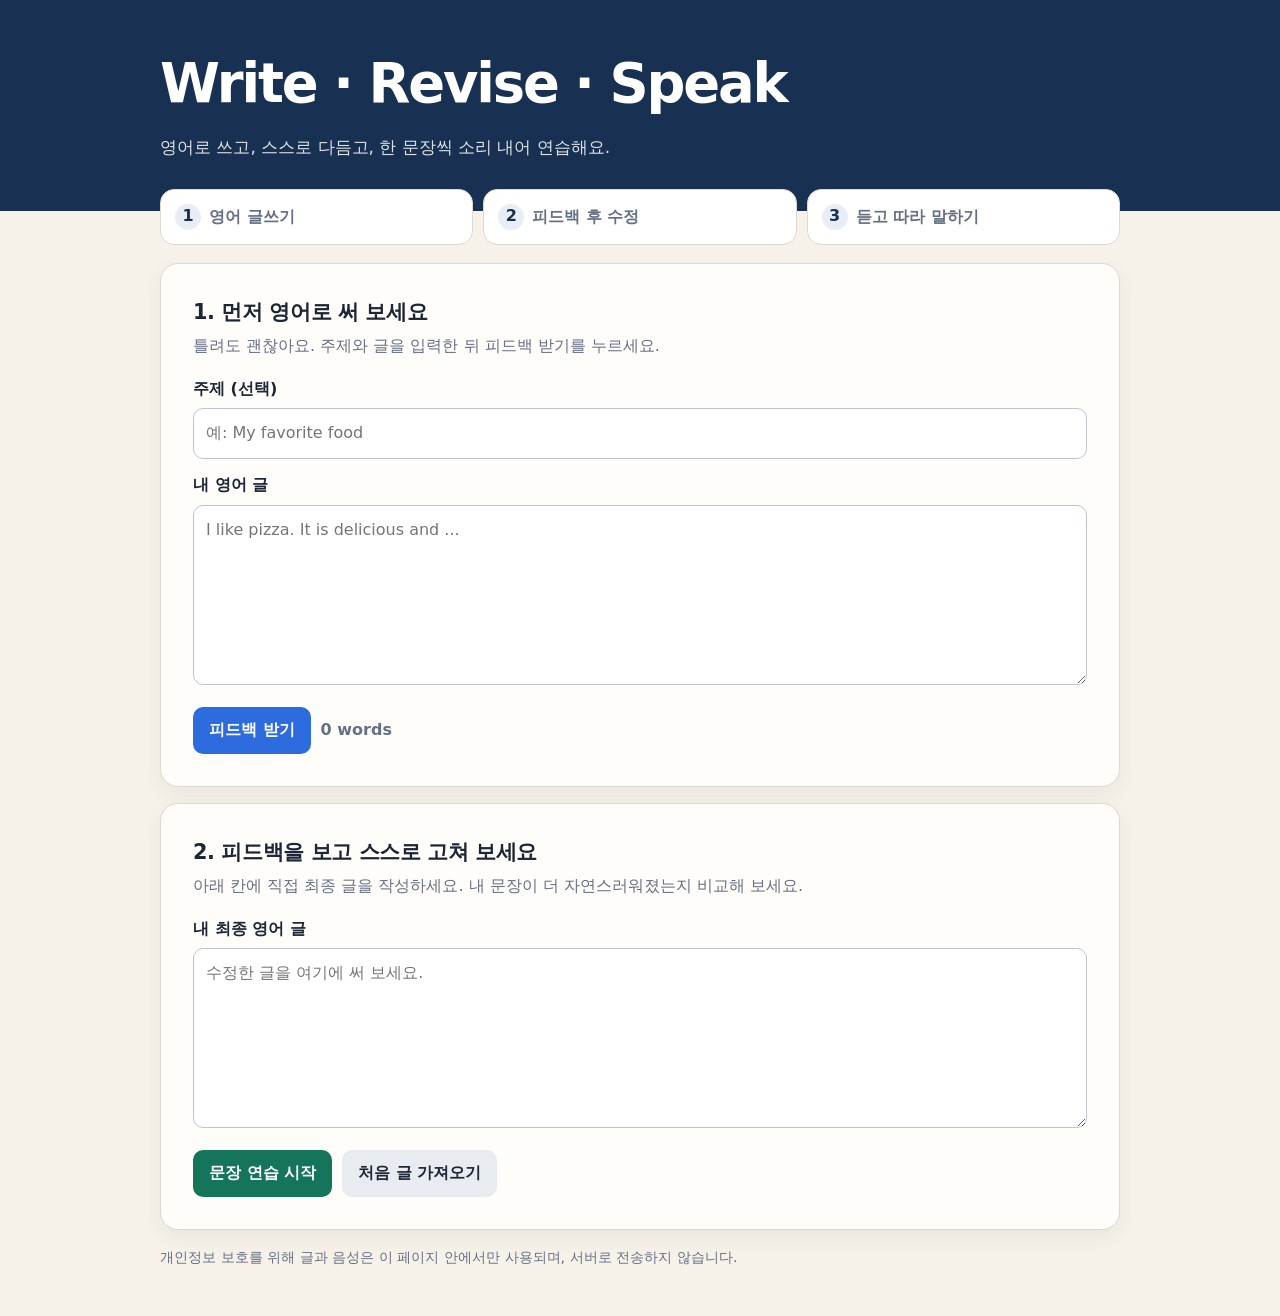
<file: index.html>
<!doctype html>
<html lang="ko">
<head>
  <meta charset="utf-8">
  <meta name="viewport" content="width=device-width, initial-scale=1">
  <title>Write · Revise · Speak</title>
  <style>
    :root { --ink:#1d2636; --muted:#667085; --paper:#fffdf9; --cream:#f7f2e9; --navy:#183153; --blue:#2d6cdf; --line:#ddd9d0; --green:#15755b; --warn:#9a5b11; }
    * { box-sizing:border-box; }
    body { margin:0; color:var(--ink); background:var(--cream); font-family:system-ui,-apple-system,"Segoe UI",sans-serif; line-height:1.55; }
    header { background:var(--navy); color:white; padding:42px 20px 50px; }
    .wrap { max-width:960px; margin:auto; }
    h1 { font-size:clamp(2rem,5vw,3.4rem); letter-spacing:-.04em; margin:0 0 8px; }
    h2 { margin:0; font-size:1.3rem; letter-spacing:-.02em; }
    header p { margin:0; opacity:.86; font-size:1.06rem; }
    main { margin:-22px auto 48px; padding:0 16px; max-width:992px; }
    .steps { display:grid; grid-template-columns:repeat(3,1fr); gap:10px; margin-bottom:18px; }
    .step { background:#ffffff; border:1px solid var(--line); border-radius:14px; padding:14px; font-weight:700; color:var(--muted); }
    .step b { display:inline-grid; place-items:center; width:26px; height:26px; margin-right:8px; border-radius:50%; background:#e9edf5; color:var(--navy); }
    .panel { background:var(--paper); border:1px solid var(--line); border-radius:18px; padding:clamp(18px,4vw,32px); margin:16px 0; box-shadow:0 8px 22px rgba(38,47,58,.06); }
    .intro { color:var(--muted); margin:6px 0 18px; }
    label { display:block; font-weight:700; margin:14px 0 7px; }
    textarea, input { font:inherit; width:100%; border:1px solid #bfc5cc; border-radius:10px; padding:12px; background:#fff; color:var(--ink); }
    textarea { min-height:180px; resize:vertical; }
    textarea:focus, input:focus { outline:3px solid #b8d1ff; border-color:var(--blue); }
    .row { display:flex; flex-wrap:wrap; gap:10px; align-items:center; }
    button { border:0; border-radius:10px; padding:11px 16px; font:inherit; font-weight:700; cursor:pointer; background:#e8ebef; color:var(--ink); }
    button.primary { background:var(--blue); color:white; }
    button.green { background:var(--green); color:white; }
    button:disabled { opacity:.45; cursor:not-allowed; }
    .feedback { margin-top:18px; padding:16px; border-radius:12px; background:#f0f5ff; border-left:4px solid var(--blue); }
    .feedback h3 { margin:0 0 8px; font-size:1rem; }
    .feedback ul { margin:6px 0 0; padding-left:20px; }
    .feedback .good { color:var(--green); }
    .feedback .tip { color:var(--warn); }
    .hidden { display:none; }
    .practice { background:#eef7f2; border-color:#c6dfd3; }
    .sentence { font-size:clamp(1.45rem,4vw,2.15rem); font-weight:750; letter-spacing:-.025em; margin:22px 0; min-height:3.4em; }
    .counter { color:var(--muted); font-weight:700; }
    .heard { margin-top:16px; padding:12px; min-height:48px; background:white; border-radius:10px; border:1px dashed #a9c7b9; }
    details { margin-top:12px; color:var(--muted); }
    summary { font-weight:700; cursor:pointer; color:var(--navy); }
    .footnote { color:var(--muted); font-size:.9rem; margin:12px 0 0; }
    @media (max-width:620px) { .steps { grid-template-columns:1fr; } header { padding-top:30px; } .panel { border-radius:14px; } }
  </style>
</head>
<body>
  <header><div class="wrap"><h1>Write · Revise · Speak</h1><p>영어로 쓰고, 스스로 다듬고, 한 문장씩 소리 내어 연습해요.</p></div></header>
  <main>
    <nav class="steps" aria-label="학습 단계"><div class="step"><b>1</b>영어 글쓰기</div><div class="step"><b>2</b>피드백 후 수정</div><div class="step"><b>3</b>듣고 따라 말하기</div></nav>

    <section class="panel" aria-labelledby="write-title">
      <h2 id="write-title">1. 먼저 영어로 써 보세요</h2><p class="intro">틀려도 괜찮아요. 주제와 글을 입력한 뒤 피드백 받기를 누르세요.</p>
      <label for="topic">주제 (선택)</label><input id="topic" placeholder="예: My favorite food">
      <label for="draft">내 영어 글</label><textarea id="draft" placeholder="I like pizza. It is delicious and ..."></textarea>
      <div class="row" style="margin-top:14px"><button class="primary" id="feedbackBtn">피드백 받기</button><span id="wordCount" class="counter">0 words</span></div>
      <div id="feedback" class="feedback hidden" aria-live="polite"></div>
    </section>

    <section class="panel" aria-labelledby="revise-title">
      <h2 id="revise-title">2. 피드백을 보고 스스로 고쳐 보세요</h2><p class="intro">아래 칸에 직접 최종 글을 작성하세요. 내 문장이 더 자연스러워졌는지 비교해 보세요.</p>
      <label for="finalText">내 최종 영어 글</label><textarea id="finalText" placeholder="수정한 글을 여기에 써 보세요."></textarea>
      <div class="row" style="margin-top:14px"><button class="green" id="startBtn">문장 연습 시작</button><button id="copyDraftBtn">처음 글 가져오기</button></div>
    </section>

    <section id="practice" class="panel practice hidden" aria-labelledby="practice-title">
      <h2 id="practice-title">3. 듣고 따라 말해 보세요</h2><p class="intro">문장을 듣고, 잠시 멈춘 뒤 같은 문장을 말해 보세요. 다음 문장으로 넘어가며 반복할 수 있어요.</p>
      <div id="sentenceCounter" class="counter">1 / 1</div><div id="sentence" class="sentence" aria-live="polite"></div>
      <div class="row"><button class="primary" id="listenBtn">🔊 문장 듣기</button><button id="slowBtn">🐢 천천히 듣기</button><button id="prevBtn">← 이전</button><button id="nextBtn">다음 →</button></div>
      <div class="row" style="margin-top:12px"><button id="recordBtn">🎙️ 내 말 확인하기</button><span id="recordStatus" class="counter"></span></div>
      <div id="heard" class="heard" aria-live="polite">말한 내용이 여기에 나타납니다. (Chrome 또는 Edge에서 가장 잘 작동해요.)</div>
      <details><summary>마이크 기능이 안 되나요?</summary>문장 듣기만으로도 연습할 수 있어요. 마이크 기능은 브라우저가 음성 인식을 지원하고 마이크 사용을 허용했을 때 작동합니다.</details>
    </section>
    <p class="footnote">개인정보 보호를 위해 글과 음성은 이 페이지 안에서만 사용되며, 서버로 전송하지 않습니다.</p>
  </main>
  <script>
    const $ = id => document.getElementById(id);
    const draft = $('draft'), finalText = $('finalText'); let sentences = [], current = 0, recognition;
    const count = () => $('wordCount').textContent = `${(draft.value.trim().match(/[A-Za-z]+(?:['’-][A-Za-z]+)*/g) || []).length} words`;
    draft.addEventListener('input', count); count();
    function esc(s) { const d=document.createElement('div'); d.textContent=s; return d.innerHTML; }
    $('feedbackBtn').onclick = () => {
      const text = draft.value.trim(), box = $('feedback');
      if (!text) { box.className='feedback'; box.innerHTML='<h3>먼저 영어 글을 써 주세요.</h3>'; return; }
      const words = text.match(/[A-Za-z]+(?:['’-][A-Za-z]+)*/g) || [], tips=[];
      if (!/[.!?]$/.test(text)) tips.push('마지막 문장 끝에 마침표(.), 물음표(?) 또는 느낌표(!)를 넣어 보세요.');
      if (words.length < 15) tips.push('문장을 한두 개 더 써서 이유나 예시를 덧붙여 보세요.');
      if (/\bi\b/.test(text)) tips.push('대명사 I는 항상 대문자 I로 써야 해요.');
      if (/\b(very|good|nice|bad)\b/i.test(text)) tips.push('very, good, nice, bad 대신 더 구체적인 단어를 떠올려 보세요.');
      const starts = text.split(/[.!?]+/).map(x=>x.trim()).filter(Boolean);
      if (starts.length > 1 && new Set(starts.map(s=>s.toLowerCase().split(/\s+/)[0])).size < starts.length) tips.push('여러 문장이 같은 단어로 시작한다면 표현을 조금 바꿔 보세요.');
      if (!tips.length) tips.push('문장부호와 기본 문장 형태가 잘 갖춰져 있어요. 더 자연스러운 표현이 있는지 소리 내어 읽으며 확인해 보세요.');
      box.className='feedback'; box.innerHTML=`<h3>스스로 확인할 점 <span class="good">✓</span></h3><ul>${tips.map(t=>`<li>${esc(t)}</li>`).join('')}</ul><p class="tip">이 피드백은 힌트예요. 뜻이 맞는지 생각하면서 내 문장으로 고쳐 보세요.</p>`;
    };
    $('copyDraftBtn').onclick = () => { finalText.value = draft.value; finalText.focus(); };
    function splitSentences(text) { return (text.match(/[^.!?]+[.!?]+|[^.!?]+$/g) || []).map(s=>s.trim()).filter(Boolean); }
    function renderSentence() { $('sentence').textContent = sentences[current]; $('sentenceCounter').textContent = `${current+1} / ${sentences.length}`; $('prevBtn').disabled=current===0; $('nextBtn').disabled=current===sentences.length-1; $('heard').textContent='말한 내용이 여기에 나타납니다.'; }
    $('startBtn').onclick = () => { sentences=splitSentences(finalText.value.trim()); if (!sentences.length) { alert('먼저 최종 영어 글을 입력해 주세요.'); finalText.focus(); return; } current=0; $('practice').classList.remove('hidden'); renderSentence(); $('practice').scrollIntoView({behavior:'smooth',block:'start'}); };
    function speak(rate) { if (!sentences.length) return; speechSynthesis.cancel(); const u=new SpeechSynthesisUtterance(sentences[current]); u.lang='en-US'; u.rate=rate; speechSynthesis.speak(u); }
    $('listenBtn').onclick=()=>speak(.9); $('slowBtn').onclick=()=>speak(.65);
    $('prevBtn').onclick=()=>{if(current){current--;renderSentence();}}; $('nextBtn').onclick=()=>{if(current<sentences.length-1){current++;renderSentence();}};
    $('recordBtn').onclick=()=>{
      const SpeechRecognition=window.SpeechRecognition||window.webkitSpeechRecognition;
      if(!SpeechRecognition){ $('recordStatus').textContent='이 브라우저에서는 음성 인식이 지원되지 않아요.'; return; }
      if(recognition){ recognition.stop(); return; }
      recognition=new SpeechRecognition(); recognition.lang='en-US'; recognition.interimResults=true; recognition.continuous=false;
      recognition.onstart=()=>{ $('recordBtn').textContent='■ 듣는 중… 누르면 끝내기'; $('recordStatus').textContent='영어로 말해 보세요.'; };
      recognition.onresult=e=>{ $('heard').textContent=Array.from(e.results).map(r=>r[0].transcript).join(''); };
      recognition.onerror=e=>{ $('recordStatus').textContent=`다시 시도해 주세요: ${e.error}`; };
      recognition.onend=()=>{ $('recordBtn').textContent='🎙️ 내 말 확인하기'; recognition=null; };
      recognition.start();
    };
  </script>
</body>
</html>
</file>
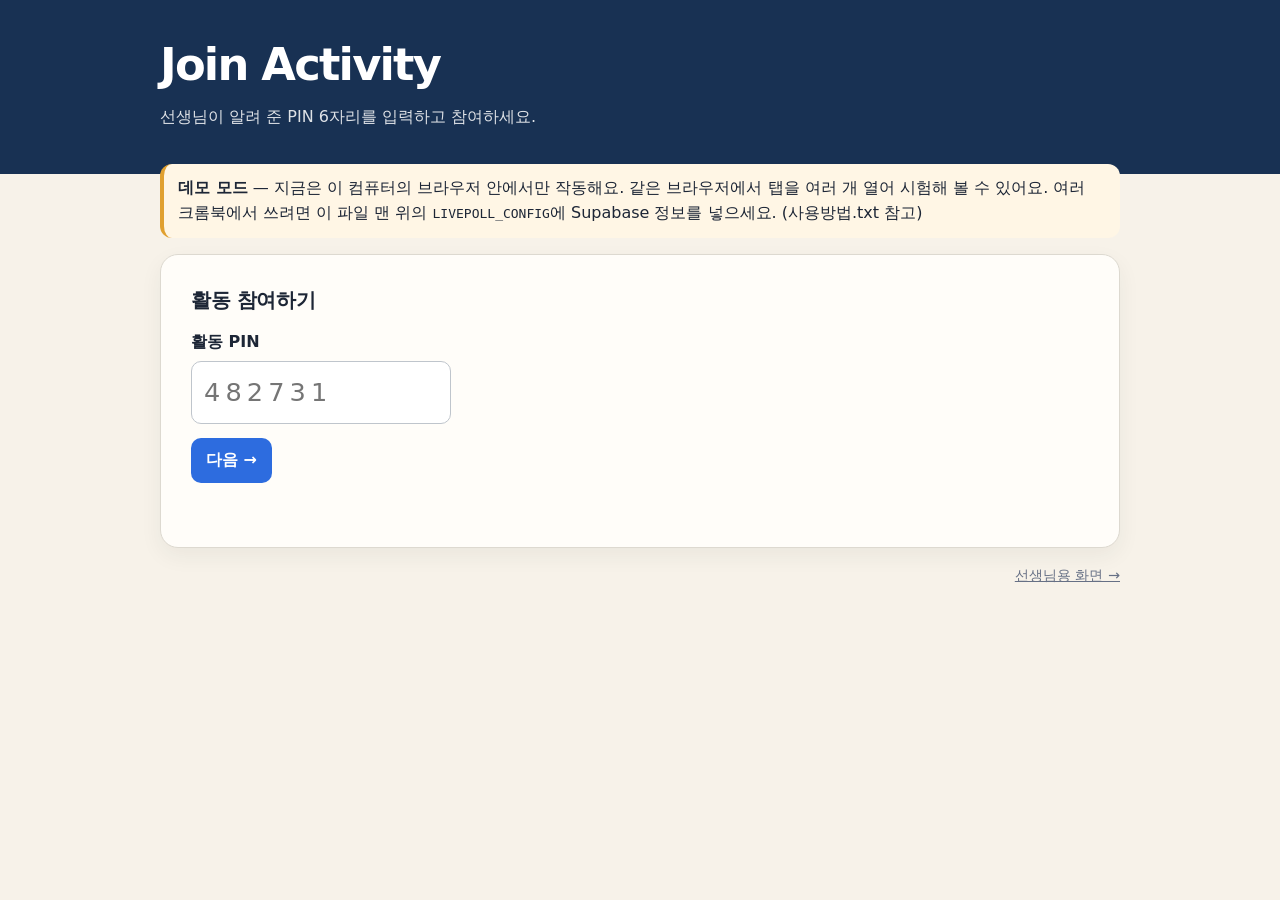
<file: live-poll/index.html>
<!doctype html>
<html lang="ko">
<head>
  <meta charset="utf-8">
  <meta name="viewport" content="width=device-width, initial-scale=1">
  <title>실시간 의견 모으기</title>
  <style>
:root { --ink:#1d2636; --muted:#667085; --paper:#fffdf9; --cream:#f7f2e9; --navy:#183153; --blue:#2d6cdf; --line:#ddd9d0; --green:#15755b; --warn:#9a5b11; --red:#b42318; }
* { box-sizing:border-box; }
body { margin:0; color:var(--ink); background:var(--cream); font-family:system-ui,-apple-system,"Segoe UI","Apple SD Gothic Neo","Malgun Gothic",sans-serif; line-height:1.55; }
header { background:var(--navy); color:white; padding:30px 20px 44px; }
.wrap { max-width:960px; margin:auto; }
h1 { font-size:clamp(1.8rem,4.5vw,2.8rem); letter-spacing:-.04em; margin:0 0 6px; }
h2 { margin:0 0 4px; font-size:1.25rem; letter-spacing:-.02em; }
h3 { margin:0; font-size:1.05rem; }
header p { margin:0; opacity:.86; }
main { margin:-22px auto 48px; padding:0 16px; max-width:992px; }
.panel { background:var(--paper); border:1px solid var(--line); border-radius:18px; padding:clamp(18px,4vw,30px); margin:16px 0; box-shadow:0 8px 22px rgba(38,47,58,.06); }
.intro, .muted { color:var(--muted); }
.intro { margin:4px 0 16px; }
label { display:block; font-weight:700; margin:14px 0 6px; }
textarea, input[type=text], input[type=email], input[type=password], input[type=number], select { font:inherit; width:100%; border:1px solid #bfc5cc; border-radius:10px; padding:11px 12px; background:#fff; color:var(--ink); }
textarea { min-height:120px; resize:vertical; }
textarea:focus, input:focus, select:focus { outline:3px solid #b8d1ff; border-color:var(--blue); }
.row { display:flex; flex-wrap:wrap; gap:10px; align-items:center; }
.grid2 { display:grid; grid-template-columns:1fr 1fr; gap:0 16px; }
button, .btn { border:0; border-radius:10px; padding:10px 15px; font:inherit; font-weight:700; cursor:pointer; background:#e8ebef; color:var(--ink); text-decoration:none; display:inline-block; }
button.primary, .btn.primary { background:var(--blue); color:white; }
button.green { background:var(--green); color:white; }
button.danger { background:#fbe9e7; color:var(--red); }
button.small, .btn.small { padding:6px 11px; font-size:.9rem; }
button:disabled { opacity:.45; cursor:not-allowed; }
.hidden { display:none !important; }
.error { color:var(--red); font-weight:700; min-height:1.5em; margin:10px 0 0; }
.note { padding:12px 14px; border-radius:12px; background:#f0f5ff; border-left:4px solid var(--blue); margin:12px 0; }
.note.warn { background:#fff6e5; border-color:#e0a030; }
.badge { display:inline-block; padding:2px 9px; border-radius:99px; font-size:.82rem; font-weight:700; background:#e9edf5; color:var(--navy); }
.badge.open { background:#e3f4ec; color:var(--green); }
.badge.closed { background:#f1f1f1; color:var(--muted); }
.check { display:flex; gap:8px; align-items:flex-start; font-weight:500; margin:8px 0; cursor:pointer; }
.check input { width:18px; height:18px; margin-top:3px; flex:none; }
fieldset { border:1px solid var(--line); border-radius:12px; padding:6px 14px 10px; margin:14px 0 0; }
legend { font-weight:700; padding:0 6px; }

/* 응답 유형 고르기 타일 */
.tiles { display:grid; grid-template-columns:repeat(auto-fill,minmax(150px,1fr)); gap:8px; }
.tile { margin:0; border:2px solid var(--line); border-radius:12px; padding:10px 12px; cursor:pointer; background:#fff; font-weight:700; }
.tile small { display:block; font-weight:500; color:var(--muted); font-size:.82rem; }
.tile input { position:absolute; opacity:0; pointer-events:none; }
.tile:has(input:checked) { border-color:var(--blue); background:#f0f5ff; }
.tile:has(input:focus-visible) { outline:3px solid #b8d1ff; }

/* 학생 답 입력 */
.choices { display:grid; gap:10px; }
.choice { display:flex; align-items:center; gap:12px; margin:0; padding:14px 16px; border:2px solid var(--line); border-radius:14px; background:#fff; font-size:1.1rem; cursor:pointer; }
.choice:has(input:checked) { border-color:var(--blue); background:#f0f5ff; }
.choice input { width:20px; height:20px; flex:none; }
.ox { grid-template-columns:1fr 1fr; }
.ox .choice { justify-content:center; font-size:2.6rem; font-weight:800; padding:22px; }
.ox .choice input { position:absolute; opacity:0; }
.stars { display:flex; gap:6px; }
.stars button { font-size:2.2rem; background:none; padding:4px; color:#c9ccd2; line-height:1; }
.stars button.on { color:#e6a817; }
.rank-list { list-style:none; padding:0; margin:0; display:grid; gap:8px; }
.rank-list li { display:flex; align-items:center; gap:10px; padding:10px 12px; border:1px solid var(--line); border-radius:12px; background:#fff; }
.rank-list .num { font-weight:800; color:var(--blue); width:1.6em; }
.rank-list .txt { flex:1; }

/* 결과 시각화 */
.empty { color:var(--muted); text-align:center; padding:30px 10px; }
.bars { display:grid; gap:12px; }
.bar-row { display:grid; grid-template-columns:minmax(90px,32%) 1fr auto; gap:12px; align-items:center; }
.bar-label { font-weight:700; overflow-wrap:anywhere; }
.bar-track { background:#eceae4; border-radius:8px; height:30px; overflow:hidden; }
.bar-fill { height:100%; border-radius:8px; transition:width .5s ease; min-width:2px; }
.bar-value { font-variant-numeric:tabular-nums; font-weight:700; min-width:5.5em; text-align:right; }
.bar-value small { color:var(--muted); font-weight:500; }
.pie-wrap { display:flex; flex-wrap:wrap; gap:28px; align-items:center; justify-content:center; }
.pie { width:min(300px,70vw); aspect-ratio:1; border-radius:50%; }
.legend { list-style:none; padding:0; margin:0; display:grid; gap:8px; }
.legend li { display:flex; gap:10px; align-items:center; font-weight:700; }
.legend .sw { width:16px; height:16px; border-radius:4px; flex:none; }
.rank-row { display:grid; grid-template-columns:2.4em minmax(90px,32%) 1fr auto; gap:12px; align-items:center; }
.medal { font-size:1.5rem; text-align:center; font-weight:800; color:var(--muted); }
.cloud { display:flex; flex-wrap:wrap; justify-content:center; align-items:center; gap:6px 18px; padding:20px 10px; min-height:220px; }
.cloud span { font-weight:800; line-height:1.1; letter-spacing:-.02em; overflow-wrap:anywhere; }
.cards { display:grid; grid-template-columns:repeat(auto-fill,minmax(230px,1fr)); gap:12px; }
.card { background:#fff; border:1px solid var(--line); border-radius:14px; padding:14px 16px; display:flex; flex-direction:column; gap:10px; box-shadow:0 3px 10px rgba(38,47,58,.05); }
.card.is-hidden, li.is-hidden { opacity:.45; }
.card .text { font-size:1.08rem; overflow-wrap:anywhere; white-space:pre-wrap; }
.card .foot { display:flex; justify-content:space-between; align-items:center; gap:8px; margin-top:auto; color:var(--muted); font-size:.9rem; }
.vote { background:#f3f0ea; border-radius:99px; padding:5px 12px; font-size:.95rem; }
.vote.on { background:#fde7ef; color:#b7417a; }
.list { list-style:none; padding:0; margin:0; display:grid; gap:8px; }
.list li { display:flex; gap:12px; align-items:baseline; padding:10px 12px; background:#fff; border:1px solid var(--line); border-radius:10px; }
.list .ans { flex:1; overflow-wrap:anywhere; white-space:pre-wrap; }
.list .who, .list time { color:var(--muted); font-size:.88rem; white-space:nowrap; }
.view-tabs { display:flex; flex-wrap:wrap; gap:6px; }
.view-tabs button[aria-pressed=true] { background:var(--navy); color:#fff; }

/* 교사 대시보드 */
.acts { display:grid; gap:12px; }
.act { border:1px solid var(--line); border-radius:14px; padding:16px 18px; background:#fff; }
.act .q { font-size:1.08rem; margin:6px 0 10px; overflow-wrap:anywhere; }
.act .pin { font-size:1.6rem; font-weight:800; letter-spacing:.12em; color:var(--navy); font-variant-numeric:tabular-nums; }
.act .meta { color:var(--muted); font-size:.92rem; }

/* 결과(프로젝터) 화면 */
.screen-head { display:flex; flex-wrap:wrap; justify-content:space-between; gap:16px; align-items:center; }
.join-box { background:rgba(255,255,255,.12); border-radius:14px; padding:10px 16px; }
.join-box .pin { font-size:clamp(1.8rem,5vw,2.8rem); font-weight:800; letter-spacing:.14em; font-variant-numeric:tabular-nums; line-height:1.1; }
.join-box small { opacity:.8; overflow-wrap:anywhere; }
.question { font-size:clamp(1.4rem,3.6vw,2.4rem); font-weight:800; letter-spacing:-.03em; margin:0; overflow-wrap:anywhere; }
.big-count { font-size:1.1rem; font-weight:700; color:var(--muted); }
.toast { position:fixed; left:50%; bottom:24px; transform:translateX(-50%); background:var(--ink); color:#fff; padding:10px 18px; border-radius:10px; font-weight:700; z-index:10; }

@media (max-width:620px) {
  .grid2 { grid-template-columns:1fr; }
  .bar-row { grid-template-columns:1fr auto; }
  .bar-row .bar-track { grid-column:1 / -1; grid-row:2; }
  .rank-row { grid-template-columns:2.2em 1fr auto; }
  .rank-row .bar-track { grid-column:2 / -1; grid-row:2; }
}
  </style>
</head>
<body>
  <div id="app"></div>

  <!-- ═════════════ 학생 화면 ═════════════ -->
  <template id="tpl-student">
    <header><div class="wrap"><h1>Join Activity</h1><p>선생님이 알려 준 PIN 6자리를 입력하고 참여하세요.</p></div></header>
    <main>
      <div id="demo"></div>
      <section id="joinPanel" class="panel" aria-labelledby="join-title">
        <h2 id="join-title">활동 참여하기</h2>
        <form id="joinForm" novalidate>
          <label for="pin">활동 PIN</label>
          <input id="pin" type="text" inputmode="numeric" autocomplete="off" maxlength="6" placeholder="482731" style="font-size:1.6rem;letter-spacing:.2em;max-width:260px">
          <div class="row" style="margin-top:14px"><button class="primary" type="submit">다음 →</button></div>
          <p id="joinError" class="error" aria-live="polite"></p>
        </form>
      </section>
      <section id="answerPanel" class="panel hidden" aria-labelledby="question">
        <p class="muted" id="actTitle" style="margin:0"></p>
        <h2 id="question" class="question" style="font-size:clamp(1.3rem,3.4vw,1.9rem)"></h2>
        <div id="privacyNote" class="note"></div>
        <form id="answerForm" novalidate>
          <div class="grid2">
            <div id="noField"><label for="studentNo">학번</label><input id="studentNo" type="text" inputmode="numeric" maxlength="20" autocomplete="off" placeholder="10512"></div>
            <div id="nameField"><label for="studentName">이름</label><input id="studentName" type="text" maxlength="30" autocomplete="off" placeholder="홍길동"></div>
          </div>
          <label id="answerLabel">내 답</label>
          <div id="answerInput"></div>
          <div class="row" style="margin-top:16px"><button class="primary" type="submit" id="submitBtn">제출하기</button><button type="button" id="leaveBtn">다른 PIN 입력</button></div>
          <p id="answerError" class="error" aria-live="polite"></p>
        </form>
        <div id="closedMsg" class="note warn hidden">선생님이 응답 받기를 마감했어요.</div>
      </section>
      <section id="donePanel" class="panel hidden" aria-live="polite">
        <h2>✅ 제출했어요!</h2>
        <p class="intro" id="myAnswer"></p>
        <div class="row"><button id="againBtn" class="primary"></button></div>
      </section>
      <section id="resultsPanel" class="panel hidden">
        <h2>친구들의 응답</h2>
        <p class="intro" id="resultsIntro"></p>
        <div id="results"></div>
      </section>
      <p class="muted" style="text-align:right;font-size:.9rem"><a href="#teacher" style="color:inherit">선생님용 화면 →</a></p>
    </main>
  </template>

  <!-- ═════════════ 교사 대시보드 ═════════════ -->
  <template id="tpl-teacher">
    <header><div class="wrap"><h1>My Classroom</h1><p>질문을 만들고, 학생들의 의견을 실시간으로 모아 보세요.</p></div></header>
    <main>
      <div id="demo"></div>
      <section id="loginPanel" class="panel hidden" aria-labelledby="login-title">
        <h2 id="login-title">교사 로그인</h2>
        <form id="loginForm" novalidate style="max-width:420px">
          <label for="email">이메일</label><input id="email" type="email" autocomplete="username">
          <label for="password">비밀번호 (6자 이상)</label><input id="password" type="password" autocomplete="current-password">
          <div class="row" style="margin-top:14px"><button class="primary" type="submit">로그인</button><button type="button" id="signupBtn">처음이에요 (가입)</button></div>
          <p id="loginError" class="error" aria-live="polite"></p>
        </form>
      </section>
      <div id="dash" class="hidden">
        <div class="row" style="justify-content:space-between;margin-top:30px">
          <button class="primary" id="newBtn" style="font-size:1.05rem">＋ 새 활동 만들기</button>
          <span class="muted"><span id="who"></span> <button class="small" id="logoutBtn">로그아웃</button> <a class="btn small" href="#">학생 화면</a></span>
        </div>
        <section id="createPanel" class="panel hidden" aria-labelledby="create-title">
          <h2 id="create-title">새 활동 만들기</h2>
          <form id="createForm" novalidate>
            <h3 style="margin-top:14px">Step 1. 질문</h3>
            <div class="grid2">
              <div><label for="className">반 (선택)</label><input id="className" type="text" maxlength="40" placeholder="예: 1학년 5반"></div>
              <div><label for="title">활동 제목</label><input id="title" type="text" maxlength="100" placeholder="예: What makes a good leader?"></div>
            </div>
            <label for="questionInput">질문</label>
            <textarea id="questionInput" maxlength="500" style="min-height:80px" placeholder="예: What is the most important quality of a good leader?"></textarea>
            <h3 style="margin-top:22px">Step 2. 응답 유형</h3>
            <p class="intro">어떤 방식으로 답변을 받을까요?</p>
            <div class="tiles" id="typeTiles"></div>
            <div id="optionsBox">
              <label for="optionsInput">선택지 (한 줄에 하나씩, 2~10개)</label>
              <textarea id="optionsInput" style="min-height:120px" placeholder="Leadership&#10;Communication&#10;Empathy&#10;Confidence"></textarea>
            </div>
            <h3 style="margin-top:22px">Step 3. 결과 보여 주기</h3>
            <label for="viewSelect">결과 표시 방식 <span class="muted" style="font-weight:500">(결과 화면에서 언제든 바꿀 수 있어요)</span></label>
            <select id="viewSelect" style="max-width:320px"></select>
            <label class="check"><input type="checkbox" id="resultsVisible"> 학생 화면에서도 결과(친구들의 응답)를 보여 주기</label>
            <label class="check" id="votingRow"><input type="checkbox" id="allowVoting"> 친구들의 의견에 ♡ 투표 허용 <span class="muted">(결과 공개 시)</span></label>
            <label class="check"><input type="checkbox" id="allowMultiple"> 한 학생이 여러 번 응답 허용 <span class="muted">(끄면 다시 제출할 때 답이 수정돼요)</span></label>
            <fieldset>
              <legend>학생 정보 설정</legend>
              <label class="check"><input type="radio" name="identity" value="teacher" checked> 이름은 <b>선생님만</b> 보기 (친구들에게는 익명)</label>
              <label class="check"><input type="radio" name="identity" value="public"> 이름을 <b>친구들에게도</b> 공개</label>
              <label class="check"><input type="radio" name="identity" value="anonymous"> <b>완전 익명</b> (학번·이름을 받지 않음)</label>
              <div id="idChecks" class="row" style="gap:18px">
                <label class="check"><input type="checkbox" id="collectNo" checked> 학번 받기</label>
                <label class="check"><input type="checkbox" id="collectName" checked> 이름 받기</label>
              </div>
            </fieldset>
            <div class="row" style="margin-top:20px"><button class="primary" type="submit">활동 만들고 PIN 받기</button><button type="button" id="cancelBtn">취소</button></div>
            <p id="createError" class="error" aria-live="polite"></p>
          </form>
        </section>
        <section class="panel" aria-labelledby="list-title">
          <h2 id="list-title">내 활동</h2>
          <p class="intro">학생은 <b id="joinUrl"></b> 에서 PIN을 입력해 참여해요.</p>
          <div id="acts" class="acts"></div>
        </section>
      </div>
    </main>
  </template>

  <!-- ═════════════ 결과 화면 (프로젝터) ═════════════ -->
  <template id="tpl-screen">
    <header>
      <div class="wrap screen-head">
        <div style="flex:1;min-width:240px">
          <p id="actTitle" style="margin:0 0 4px"></p>
          <h1 id="question" class="question">실시간 결과</h1>
        </div>
        <div class="join-box" id="joinBox">
          <small>참여: <span id="joinUrl"></span></small>
          <div>PIN <span class="pin" id="pinText"></span></div>
        </div>
      </div>
    </header>
    <main>
      <div id="demo"></div>
      <section id="pinPanel" class="panel hidden">
        <form id="pinForm" class="row"><input id="pinInput" type="text" inputmode="numeric" maxlength="6" placeholder="PIN 6자리" style="max-width:220px"><button class="primary">결과 보기</button></form>
        <p id="pinError" class="error"></p>
      </section>
      <section id="resultPanel" class="panel hidden" aria-live="polite">
        <div class="row" style="justify-content:space-between;margin-bottom:18px">
          <span class="big-count"><span id="status" class="badge"></span> 응답 <span id="count">0</span>개</span>
          <div class="view-tabs" id="viewTabs" role="group" aria-label="결과 표시 방식"></div>
        </div>
        <div id="locked" class="note hidden">결과가 아직 공개되지 않았어요.</div>
        <div id="results"></div>
      </section>
      <section id="ownerPanel" class="panel hidden" aria-label="선생님 도구">
        <div class="row" style="gap:8px 22px">
          <label class="check"><input type="checkbox" id="showNames"> 화면에 학생 이름 표시</label>
          <label class="check"><input type="checkbox" id="moderate"> 응답 숨기기 버튼 보기</label>
          <label class="check"><input type="checkbox" id="resultsVisible"> 학생 화면에 결과 공개</label>
          <button id="statusBtn" class="small"></button>
          <button id="fullBtn" class="small">전체 화면</button>
          <a class="btn small" href="#teacher">← 대시보드로</a>
        </div>
        <p class="muted" style="margin:10px 0 0;font-size:.9rem">이 도구는 활동을 만든 선생님에게만 보여요. 숨긴 응답은 학생 화면과 그래프에서 빠져요.</p>
      </section>
    </main>
  </template>

  <script>
// ─────────────────────────────────────────────────────────────
// Supabase 연결 설정
// · 비워 두면 '데모 모드' — 이 컴퓨터의 브라우저 안에서만 작동합니다.
// · 두 값을 채우면 여러 크롬북에서 실시간으로 함께 사용할 수 있습니다.
//   (Supabase → Project Settings → API 에서 복사. service_role 키는 절대 넣지 마세요.)
// ─────────────────────────────────────────────────────────────
window.LIVEPOLL_CONFIG = {
  supabaseUrl: '',      // 예: 'https://abcdefgh.supabase.co'
  supabaseAnonKey: '',  // 예: 'eyJhbGciOi...'
};
  </script>
  <script>
// 실시간 의견 모으기 — 세 화면(학생 · 교사 · 결과)이 함께 쓰는 코드
'use strict';
window.LivePoll = (() => {
  const cfg = window.LIVEPOLL_CONFIG || {};
  const DEMO = !(cfg.supabaseUrl && cfg.supabaseAnonKey);

  const $ = id => document.getElementById(id);
  const esc = s => String(s ?? '').replace(/[&<>"']/g, c => ({ '&': '&amp;', '<': '&lt;', '>': '&gt;', '"': '&quot;', "'": '&#39;' }[c]));

  // 응답 유형과 각 유형에서 고를 수 있는 결과 화면
  const TYPES = {
    choice: { label: '객관식', hint: '하나만 고르기', options: true, views: ['bar', 'pie', 'ranking', 'list'] },
    multi:  { label: '복수 선택', hint: '여러 개 고르기', options: true, views: ['bar', 'pie', 'ranking', 'list'] },
    ox:     { label: 'O / X', hint: 'O 또는 X', views: ['bar', 'pie', 'list'] },
    rating: { label: '별점', hint: '1~5점 주기', views: ['bar', 'list'] },
    word:   { label: '단어 입력', hint: '한두 단어 → 워드클라우드', views: ['wordcloud', 'ranking', 'cards', 'list'] },
    short:  { label: '짧은 답변', hint: '한 문장으로 답하기', views: ['cards', 'wordcloud', 'list'] },
    card:   { label: '의견 카드', hint: '긴 의견 + 친구 의견에 투표', views: ['cards', 'list', 'wordcloud'] },
    rank:   { label: '순위 정하기', hint: '선택지의 순서 정하기', options: true, views: ['ranking', 'bar', 'list'] },
  };
  const TEXT_TYPES = ['word', 'short', 'card'];
  const TEXT_LIMIT = { word: 30, short: 150, card: 400 };
  const VIEWS = { bar: '막대그래프', pie: '원형 그래프', ranking: '순위', wordcloud: '워드클라우드', cards: '의견 카드', list: '응답 목록' };
  const COLORS = ['#2d6cdf', '#e07a2f', '#15755b', '#b7417a', '#7a5bd6', '#b08a12', '#1f8ea3', '#8a6a4f'];

  const ERRORS = {
    NOT_FOUND: 'PIN을 다시 확인해 주세요. 해당 활동이 없어요.',
    CLOSED: '선생님이 응답 받기를 마감했어요.',
    NEED_ID: '학번을 입력해 주세요.',
    NEED_NAME: '이름을 입력해 주세요.',
    EMPTY: '답을 입력하거나 골라 주세요.',
    BAD_ANSWER: '답 형식이 올바르지 않아요.',
    TOO_MANY: '이 활동에는 더 이상 보낼 수 없어요. (한 사람당 최대 20개)',
    NO_VOTING: '이 활동은 투표가 꺼져 있어요.',
  };
  function friendly(err) {
    const msg = (err && err.message) || String(err);
    for (const code in ERRORS) if (msg.includes(code)) return new Error(ERRORS[code]);
    if (/Invalid login/i.test(msg)) return new Error('이메일 또는 비밀번호가 맞지 않아요.');
    if (/Email not confirmed/i.test(msg)) return new Error('가입 확인 메일의 링크를 먼저 눌러 주세요.');
    if (/Failed to fetch|NetworkError/i.test(msg)) return new Error('인터넷 연결을 확인해 주세요.');
    return new Error(msg);
  }

  function getStore(kind, key) { try { return window[kind].getItem(key); } catch { return null; } }
  function setStore(kind, key, value) { try { window[kind].setItem(key, value); } catch { /* 저장 불가 환경 */ } }

  // 기기(데모 모드에서는 탭)마다 하나씩 생기는 익명 키 — 중복 응답·중복 투표를 막는 데 사용
  let memoryKey = null;
  function clientKey() {
    const kind = DEMO ? 'sessionStorage' : 'localStorage';
    let k = getStore(kind, 'livepoll-client') || memoryKey;
    if (!k) {
      k = crypto.randomUUID ? crypto.randomUUID() : Date.now().toString(36) + Math.random().toString(36).slice(2);
      setStore(kind, 'livepoll-client', k);
    }
    return (memoryKey = k);
  }
  function randomPin() {
    const n = new Uint32Array(1); crypto.getRandomValues(n);
    return String(100000 + (n[0] % 900000));
  }

  function optionsOf(a) {
    if (a.response_type === 'ox') return ['O', 'X'];
    if (a.response_type === 'rating') return ['★ 1', '★ 2', '★ 3', '★ 4', '★ 5'];
    return Array.isArray(a.options) ? a.options : [];
  }

  // 학생 답을 검사하고 정리 (schema.sql 의 submit_response 와 같은 규칙)
  function cleanAnswer(a, ans) {
    const t = a.response_type, n = optionsOf(a).length;
    const isIdx = v => Number.isInteger(v) && v >= 0 && v < n;
    ans = ans || {};
    if (t === 'choice' || t === 'ox') { if (!isIdx(ans.choice)) throw new Error('EMPTY'); return { choice: ans.choice }; }
    if (t === 'rating') { if (!Number.isInteger(ans.value) || ans.value < 1 || ans.value > 5) throw new Error('EMPTY'); return { value: ans.value }; }
    if (t === 'multi') {
      const c = Array.isArray(ans.choices) ? ans.choices : [];
      if (!c.length) throw new Error('EMPTY');
      if (!c.every(isIdx) || new Set(c).size !== c.length) throw new Error('BAD_ANSWER');
      return { choices: [...c].sort((x, y) => x - y) };
    }
    if (t === 'rank') {
      const o = Array.isArray(ans.order) ? ans.order : [];
      if (o.length !== n || !o.every(isIdx) || new Set(o).size !== n) throw new Error('BAD_ANSWER');
      return { order: o };
    }
    const text = String(ans.text || '').replace(/\s+/g, ' ').trim().slice(0, TEXT_LIMIT[t] || 150);
    if (!text) throw new Error('EMPTY');
    return { text };
  }

  const PUBLIC_FIELDS = ['id', 'pin', 'class_name', 'title', 'question', 'response_type', 'options', 'result_view',
    'collect_student_no', 'collect_name', 'identity_mode', 'results_visible', 'allow_voting', 'allow_multiple', 'status'];
  const publicActivity = a => Object.fromEntries(PUBLIC_FIELDS.map(k => [k, a[k]]));
  const clip = (s, n) => { const v = String(s ?? '').trim().slice(0, n); return v || null; };

  // ───────────── 데모 모드: 이 브라우저 안에서만 (localStorage + BroadcastChannel) ─────────────
  function localApi() {
    const KEY = 'livepoll-demo-v1';
    const bc = typeof BroadcastChannel === 'function' ? new BroadcastChannel('livepoll-demo') : null;
    // 브라우저가 저장을 막는 곳(미리보기 창 등)에서는 이 화면의 메모리에만 보관
    let memory = { activities: [], responses: [], votes: [] };
    const load = () => {
      try {
        const d = JSON.parse(localStorage.getItem(KEY));
        return d && d.activities ? d : { activities: [], responses: [], votes: [] };
      } catch { return JSON.parse(JSON.stringify(memory)); }
    };
    const save = d => { memory = d; try { localStorage.setItem(KEY, JSON.stringify(d)); } catch { /* 메모리에만 보관 */ } };
    const byPin = (d, pin) => d.activities.find(a => a.pin === pin);
    const fail = code => { throw new Error(code); };
    const uid = () => (crypto.randomUUID ? crypto.randomUUID() : Date.now().toString(36) + Math.random().toString(36).slice(2));
    const api = {
      demo: true,
      async getTeacher() { return { id: 'demo', email: '데모 교사' }; },
      async signIn() {}, async signUp() { return true; }, async signOut() {},
      async createActivity(fields) {
        const d = load(); let pin;
        do pin = randomPin(); while (byPin(d, pin));
        const a = { ...fields, id: uid(), teacher_id: 'demo', pin, status: 'open', created_at: new Date().toISOString() };
        d.activities.unshift(a); save(d); return a;
      },
      async myActivities() {
        const d = load();
        return d.activities.map(a => ({ ...a, response_count: d.responses.filter(r => r.activity_id === a.id).length }));
      },
      async updateActivity(a, patch) {
        const d = load(); const x = d.activities.find(y => y.id === a.id);
        if (x) Object.assign(x, patch); save(d); api.notify(a.pin);
      },
      async deleteActivity(a) {
        const d = load(); const ids = new Set(d.responses.filter(r => r.activity_id === a.id).map(r => r.id));
        d.activities = d.activities.filter(x => x.id !== a.id);
        d.responses = d.responses.filter(r => !ids.has(r.id));
        d.votes = d.votes.filter(v => !ids.has(v.response_id));
        save(d); api.notify(a.pin);
      },
      async joinActivity(pin) { const a = byPin(load(), pin); return a ? publicActivity(a) : null; },
      async submitResponse(pin, f) {
        const d = load(); const a = byPin(d, pin);
        if (!a) fail('NOT_FOUND');
        if (a.status !== 'open') fail('CLOSED');
        const anon = a.identity_mode === 'anonymous';
        const no = !anon && a.collect_student_no ? clip(f.student_no, 20) : null;
        const name = !anon && a.collect_name ? clip(f.student_name, 30) : null;
        if (!anon && a.collect_student_no && !no) fail('NEED_ID');
        if (!anon && a.collect_name && !name) fail('NEED_NAME');
        const answer = cleanAnswer(a, f.answer), key = clientKey();
        const mine = d.responses.filter(r => r.activity_id === a.id && r.client_key === key);
        if (!a.allow_multiple && mine.length) Object.assign(mine[0], { answer, student_no: no, student_name: name });
        else {
          if (mine.length >= 20) fail('TOO_MANY');
          d.responses.push({ id: uid(), activity_id: a.id, client_key: key, student_no: no, student_name: name, answer, hidden: false, created_at: new Date().toISOString() });
        }
        save(d); api.notify(pin);
      },
      async getResults(pin, asStudent) {
        const d = load(); const a = byPin(d, pin);
        if (!a) return null;
        const owner = !asStudent && a.teacher_id === 'demo';
        const activity = { ...publicActivity(a), is_owner: owner };
        if (!owner && !a.results_visible) return { activity, responses: null };
        const key = clientKey();
        const responses = d.responses
          .filter(r => r.activity_id === a.id && (owner || !r.hidden))
          .map(r => ({
            id: r.id, answer: r.answer, created_at: r.created_at, hidden: owner ? r.hidden : false,
            author: owner ? ([r.student_no, r.student_name].filter(Boolean).join(' ') || null)
              : (a.identity_mode === 'public' ? r.student_name : null),
            votes: d.votes.filter(v => v.response_id === r.id).length,
            voted: d.votes.some(v => v.response_id === r.id && v.client_key === key),
          }));
        return { activity, responses };
      },
      async setHidden(pin, id, hidden) {
        const d = load(); const r = d.responses.find(x => x.id === id);
        if (r) r.hidden = hidden; save(d); api.notify(pin);
      },
      async vote(pin, id) {
        const d = load(); const a = byPin(d, pin);
        if (!a) fail('NOT_FOUND');
        if (!a.allow_voting || !a.results_visible) fail('NO_VOTING');
        if (a.status !== 'open') fail('CLOSED');
        const r = d.responses.find(x => x.id === id && x.activity_id === a.id && !x.hidden);
        if (!r) fail('NOT_FOUND');
        const key = clientKey(), i = d.votes.findIndex(v => v.response_id === id && v.client_key === key);
        if (i >= 0) d.votes.splice(i, 1); else d.votes.push({ response_id: id, client_key: key });
        save(d); api.notify(pin);
      },
      subscribe(pin, cb) {
        const onMsg = e => { if (e.data === pin) cb(); };
        const onStorage = e => { if (e.key === KEY) cb(); };
        bc?.addEventListener('message', onMsg);
        addEventListener('storage', onStorage);
        const t = setInterval(cb, 3000);
        return () => { clearInterval(t); bc?.removeEventListener('message', onMsg); removeEventListener('storage', onStorage); };
      },
      notify(pin) { bc?.postMessage(pin); },
    };
    return api;
  }

  // ───────────── Supabase 모드: 여러 기기에서 실시간 ─────────────
  function supabaseApi() {
    if (!window.supabase) throw new Error('Supabase 라이브러리를 불러오지 못했어요. 인터넷 연결을 확인해 주세요.');
    const sb = window.supabase.createClient(cfg.supabaseUrl, cfg.supabaseAnonKey);
    const channels = {};
    const check = ({ data, error }) => { if (error) throw friendly(error); return data; };
    const rpc = async (fn, args) => check(await sb.rpc(fn, args));
    const channel = pin => channels[pin] || (channels[pin] = sb.channel('livepoll-' + pin));
    const api = {
      demo: false,
      async getTeacher() {
        const { data } = await sb.auth.getSession();
        const u = data.session && data.session.user;
        return u ? { id: u.id, email: u.email } : null;
      },
      async signIn(email, password) { check(await sb.auth.signInWithPassword({ email, password })); },
      async signUp(email, password) { const data = check(await sb.auth.signUp({ email, password })); return !!data.session; },
      async signOut() { await sb.auth.signOut(); },
      async createActivity(fields) {
        for (let i = 0; i < 8; i++) {
          const { data, error } = await sb.from('activities').insert({ ...fields, pin: randomPin() }).select().single();
          if (!error) return data;
          if (error.code !== '23505') throw friendly(error); // 23505 = PIN 중복 → 다시 시도
        }
        throw new Error('PIN을 만들지 못했어요. 다시 시도해 주세요.');
      },
      async myActivities() {
        const data = check(await sb.from('activities').select('*, responses(count)').order('created_at', { ascending: false }));
        return data.map(a => ({ ...a, response_count: (a.responses && a.responses[0] && a.responses[0].count) || 0 }));
      },
      async updateActivity(a, patch) { check(await sb.from('activities').update(patch).eq('id', a.id)); api.notify(a.pin); },
      async deleteActivity(a) { check(await sb.from('activities').delete().eq('id', a.id)); api.notify(a.pin); },
      joinActivity: pin => rpc('join_activity', { p_pin: pin }),
      async submitResponse(pin, f) {
        await rpc('submit_response', { p_pin: pin, p_client_key: clientKey(), p_student_no: f.student_no || null, p_student_name: f.student_name || null, p_answer: f.answer });
        api.notify(pin);
      },
      getResults: (pin, asStudent) => rpc('get_results', { p_pin: pin, p_client_key: clientKey(), p_as_student: !!asStudent }),
      async setHidden(pin, id, hidden) { check(await sb.from('responses').update({ hidden }).eq('id', id)); api.notify(pin); },
      async vote(pin, id) { await rpc('vote_response', { p_pin: pin, p_response_id: id, p_client_key: clientKey() }); api.notify(pin); },
      subscribe(pin, cb) {
        // 실시간 신호(Broadcast)로 바로 새로고침하고, 혹시 신호를 놓쳐도 4초마다 다시 확인
        const ch = channel(pin).on('broadcast', { event: 'changed' }, () => cb()).subscribe();
        const t = setInterval(cb, 4000);
        return () => { clearInterval(t); sb.removeChannel(ch); delete channels[pin]; };
      },
      notify(pin) { channel(pin).send({ type: 'broadcast', event: 'changed', payload: {} }).catch(() => {}); },
    };
    return api;
  }

  // ───────────── 결과 계산 ─────────────
  const STOP = new Set('a an the and or but so is am are was were be been to of in on at for with as by it its this that these those i you he she we they my your our their me him her us them do does did think not no yes can will would should could have has had there here what who when where why how very really just also too than then from about into if because like'.split(' '));
  function wordItems(a, rs) {
    const m = new Map();
    const add = (key, label) => { const e = m.get(key) || { label, value: 0 }; e.value++; m.set(key, e); };
    for (const r of rs) {
      const text = String((r.answer && r.answer.text) || '').trim();
      if (!text) continue;
      if (a.response_type === 'word') add(text.toLowerCase().replace(/[.,!?;:"'’]+/g, '').trim() || text, text);
      else for (const w of text.toLowerCase().match(/[a-z가-힣]+(?:['’][a-z]+)?/g) || []) if (w.length > 1 && !STOP.has(w)) add(w, w);
    }
    return [...m.values()].sort((x, y) => y.value - x.value);
  }
  function tally(a, rs) {
    const opts = optionsOf(a), n = opts.length, counts = opts.map(() => 0);
    for (const r of rs) {
      const ans = r.answer || {};
      if (a.response_type === 'multi') (ans.choices || []).forEach(i => { if (counts[i] != null) counts[i]++; });
      else if (a.response_type === 'rating') { if (counts[ans.value - 1] != null) counts[ans.value - 1]++; }
      else if (a.response_type === 'rank') (ans.order || []).forEach((i, pos) => { if (counts[i] != null) counts[i] += n - pos; });
      else if (counts[ans.choice] != null) counts[ans.choice]++;
    }
    return opts.map((label, i) => ({ label, value: counts[i], color: COLORS[i % COLORS.length] }));
  }
  const isTally = a => !TEXT_TYPES.includes(a.response_type);
  function itemsFor(a, rs) {
    if (isTally(a)) return tally(a, rs);
    return wordItems(a, rs).slice(0, 20).map((it, i) => ({ ...it, color: COLORS[i % COLORS.length] }));
  }
  // 퍼센트의 기준: 순위 점수·단어 빈도는 전체 합계, 나머지는 응답자 수
  const denom = (a, rs, items) => (a.response_type === 'rank' || !isTally(a)) ? items.reduce((s, i) => s + i.value, 0) : rs.length;
  const unit = a => a.response_type === 'rank' ? '점' : isTally(a) ? '명' : '번';

  function formatAnswer(a, ans) {
    const opts = optionsOf(a); ans = ans || {};
    switch (a.response_type) {
      case 'choice': case 'ox': return opts[ans.choice] ?? '';
      case 'multi': return (ans.choices || []).map(i => opts[i]).join(', ');
      case 'rating': return '★'.repeat(ans.value || 0) + '☆'.repeat(5 - (ans.value || 0));
      case 'rank': return (ans.order || []).map((i, k) => `${k + 1}. ${opts[i]}`).join('   ');
      default: return ans.text || '';
    }
  }

  // ───────────── 결과 그리기 ─────────────
  function barRows(a, rs, items, ranked) {
    const max = Math.max(1, ...items.map(i => i.value)), total = denom(a, rs, items) || 1;
    const medal = k => ['🥇', '🥈', '🥉'][k] || k + 1;
    return items.map((it, k) => `
      <div class="${ranked ? 'rank-row' : 'bar-row'}">
        ${ranked ? `<div class="medal">${medal(k)}</div>` : ''}
        <div class="bar-label">${esc(it.label)}</div>
        <div class="bar-track"><div class="bar-fill" style="width:${(it.value / max) * 100}%;background:${it.color}"></div></div>
        <div class="bar-value">${it.value}${unit(a)} <small>${Math.round((it.value / total) * 100)}%</small></div>
      </div>`).join('');
  }
  const views = {
    bar(a, rs) {
      const items = itemsFor(a, rs);
      let extra = '';
      if (a.response_type === 'rating' && rs.length) {
        const avg = rs.reduce((s, r) => s + ((r.answer && r.answer.value) || 0), 0) / rs.length;
        extra = `<p class="big-count">평균 ★ ${avg.toFixed(1)}</p>`;
      }
      return extra + `<div class="bars">${barRows(a, rs, items, false)}</div>`;
    },
    ranking(a, rs) {
      const items = itemsFor(a, rs).sort((x, y) => y.value - x.value).slice(0, 10);
      return `<div class="bars">${barRows(a, rs, items, true)}</div>`;
    },
    pie(a, rs) {
      const items = itemsFor(a, rs).filter(i => i.value > 0), total = items.reduce((s, i) => s + i.value, 0) || 1;
      let at = 0;
      const stops = items.map(i => { const from = at; at += (i.value / total) * 360; return `${i.color} ${from}deg ${at}deg`; });
      return `<div class="pie-wrap">
        <div class="pie" role="img" aria-label="원형 그래프" style="background:conic-gradient(${stops.join(',') || '#eceae4 0deg 360deg'})"></div>
        <ul class="legend">${items.map(i => `<li><span class="sw" style="background:${i.color}"></span>${esc(i.label)} · ${Math.round((i.value / total) * 100)}% <span class="muted">(${i.value}${unit(a)})</span></li>`).join('')}</ul>
      </div>`;
    },
    wordcloud(a, rs) {
      const items = (isTally(a) ? tally(a, rs).filter(i => i.value) : wordItems(a, rs)).slice(0, 60);
      if (!items.length) return '<p class="empty">표시할 단어가 없어요.</p>';
      const max = items[0].value, out = [];
      items.forEach((it, i) => (i % 2 ? out.push(it) : out.unshift(it))); // 큰 단어가 가운데로
      return `<div class="cloud">${out.map(it => {
        const size = 0.95 + 3.1 * Math.sqrt(it.value / max);
        const color = COLORS[items.indexOf(it) % COLORS.length];
        return `<span style="font-size:${size.toFixed(2)}rem;color:${color}" title="${it.value}번">${esc(it.label)}</span>`;
      }).join('')}</div>`;
    },
    cards(a, rs, all, o) {
      const list = (o.owner ? all : rs).slice();
      list.sort(a.allow_voting ? (x, y) => y.votes - x.votes || x.created_at.localeCompare(y.created_at) : (x, y) => y.created_at.localeCompare(x.created_at));
      return `<div class="cards">${list.map(r => `
        <div class="card ${r.hidden ? 'is-hidden' : ''}">
          <div class="text">${esc(formatAnswer(a, r.answer))}</div>
          <div class="foot">
            <span>${o.showNames && r.author ? esc(r.author) : ''}${r.hidden ? ' (숨김)' : ''}</span>
            <span class="row">
              ${o.owner ? `<button class="small" data-act="hide" data-id="${esc(r.id)}" data-hidden="${r.hidden ? 1 : 0}">${r.hidden ? '보이기' : '숨기기'}</button>` : ''}
              ${a.allow_voting ? (o.onVote && !r.hidden
                ? `<button class="vote ${r.voted ? 'on' : ''}" data-act="vote" data-id="${esc(r.id)}" aria-pressed="${!!r.voted}">${r.voted ? '♥' : '♡'} ${r.votes}</button>`
                : `<span class="vote">♥ ${r.votes}</span>`) : ''}
            </span>
          </div>
        </div>`).join('')}</div>`;
    },
    list(a, rs, all, o) {
      const list = (o.owner ? all : rs).slice().sort((x, y) => y.created_at.localeCompare(x.created_at));
      const time = s => new Date(s).toLocaleTimeString('ko-KR', { hour: '2-digit', minute: '2-digit' });
      return `<ul class="list">${list.map(r => `
        <li class="${r.hidden ? 'is-hidden' : ''}">
          <span class="ans">${esc(formatAnswer(a, r.answer))}</span>
          ${o.showNames && r.author ? `<span class="who">${esc(r.author)}</span>` : ''}
          <time>${time(r.created_at)}</time>
          ${o.owner ? `<button class="small" data-act="hide" data-id="${esc(r.id)}" data-hidden="${r.hidden ? 1 : 0}">${r.hidden ? '보이기' : '숨기기'}</button>` : ''}
        </li>`).join('')}</ul>`;
    },
  };

  // el 안에 결과를 그립니다. opts: { owner, showNames, onVote(id), onHide(id, hidden) }
  function renderResults(el, a, all, view, opts = {}) {
    const key = JSON.stringify([a, all, view, opts.showNames, !!opts.owner]);
    if (el._lpKey === key) return; // 바뀐 것이 없으면 다시 그리지 않음(깜빡임 방지)
    el._lpKey = key;
    const rs = all.filter(r => !r.hidden);
    if (!view || !TYPES[a.response_type].views.includes(view)) view = TYPES[a.response_type].views[0];
    el.innerHTML = (opts.owner ? all : rs).length
      ? views[view](a, rs, all, opts)
      : '<p class="empty">아직 응답이 없어요. 답을 기다리는 중…</p>';
    el.onclick = e => {
      const b = e.target.closest('button[data-act]');
      if (!b) return;
      if (b.dataset.act === 'vote' && opts.onVote) opts.onVote(b.dataset.id);
      if (b.dataset.act === 'hide' && opts.onHide) opts.onHide(b.dataset.id, b.dataset.hidden !== '1');
    };
  }

  function toast(msg) {
    const t = document.createElement('div');
    t.className = 'toast'; t.textContent = msg; t.setAttribute('role', 'status');
    document.body.appendChild(t); setTimeout(() => t.remove(), 2200);
  }
  function demoBanner(el) {
    if (DEMO && el) el.innerHTML = '<div class="note warn"><b>데모 모드</b> — 지금은 이 컴퓨터의 브라우저 안에서만 작동해요. 같은 브라우저에서 탭을 여러 개 열어 시험해 볼 수 있어요. 여러 크롬북에서 쓰려면 이 파일 맨 위의 <code>LIVEPOLL_CONFIG</code>에 Supabase 정보를 넣으세요. (사용방법.txt 참고)</div>';
  }

  // Supabase 라이브러리는 설정했을 때만 불러옵니다 (데모 모드는 인터넷 없이도 작동)
  const SUPABASE_JS = 'https://cdn.jsdelivr.net/npm/@supabase/supabase-js@2.45.4/dist/umd/supabase.min.js';
  const loadScript = src => new Promise(resolve => {
    const el = document.createElement('script');
    el.src = src; el.onload = el.onerror = resolve;
    document.head.appendChild(el);
  });
  const LP = { DEMO, api: null, $, esc, TYPES, TEXT_TYPES, TEXT_LIMIT, VIEWS, ERRORS, friendly, optionsOf, cleanAnswer, formatAnswer, renderResults, toast, demoBanner, getStore, setStore };
  LP.ready = (async () => {
    if (!DEMO && !window.supabase) await loadScript(SUPABASE_JS);
    LP.api = DEMO ? localApi() : supabaseApi();
  })();
  return LP;
})();
  </script>
  <script>
'use strict';
(() => {
  const { $, esc, TYPES, TEXT_TYPES, TEXT_LIMIT, VIEWS, optionsOf, cleanAnswer, formatAnswer, renderResults, friendly, toast, demoBanner, getStore, setStore } = LivePoll;
  const baseUrl = location.href.split('#')[0].split('?')[0];
  const studentLink = pin => `${baseUrl}#pin=${pin}`;
  const setHash = h => { try { history.replaceState(null, '', h || baseUrl); } catch { /* 미리보기 등에서는 주소를 바꿀 수 없음 */ } };

  // ── 화면 전환: #teacher / #screen=PIN / #pin=PIN(학생) ──
  let cleanups = [], current = '';
  const onCleanup = f => cleanups.push(f);
  function route() {
    const h = location.hash.slice(1), q = new URLSearchParams(location.search);
    if (h === 'teacher') return { page: 'teacher' };
    if (h.startsWith('screen')) return { page: 'screen', pin: h.replace(/\D/g, '').slice(0, 6) };
    return { page: 'student', pin: (h.startsWith('pin') ? h : (q.get('pin') || '')).replace(/\D/g, '').slice(0, 6) };
  }
  function render(r = route()) {
    const key = r.page + ':' + (r.pin || '');
    if (key === current) return;
    current = key;
    cleanups.forEach(f => f()); cleanups = [];
    const app = $('app');
    app.replaceChildren($('tpl-' + r.page).content.cloneNode(true));
    demoBanner($('demo'));
    window.scrollTo(0, 0);
    pages[r.page](r);
  }
  // 같은 창 안에서 화면 바꾸기 (팝업이 막힌 곳에서도 작동)
  function go(page, pin) {
    const r = { page, pin };
    try { location.hash = page === 'teacher' ? 'teacher' : page === 'screen' ? 'screen=' + pin : (pin ? 'pin=' + pin : ''); } catch { /* 무시 */ }
    render(r);
  }
  addEventListener('hashchange', () => render());
  // 링크(#teacher 등)를 눌러도 같은 방식으로 이동
  document.addEventListener('click', e => {
    const a = e.target.closest('a[href^="#"]');
    if (!a || a.target === '_blank') return;
    e.preventDefault();
    const h = a.getAttribute('href').slice(1);
    if (h === 'teacher') go('teacher'); else if (h.startsWith('screen')) go('screen', h.replace(/\D/g, '')); else go('student');
  });

  const pages = {};

  // ═════════════ 학생 화면 ═════════════
  pages.student = ({ pin: pinParam }) => {
    const api = LivePoll.api;
    let act = null, pin = '', unsub = null, rankOrder = [], rating = 0;
    onCleanup(() => unsub && unsub());
    const show = (...ids) => ['joinPanel', 'answerPanel', 'donePanel'].forEach(id => $(id).classList.toggle('hidden', !ids.includes(id)));
    $('pin').value = pinParam || '';
    $('studentNo').value = getStore('localStorage', 'livepoll-no') || '';
    $('studentName').value = getStore('localStorage', 'livepoll-name') || '';
    $('pin').addEventListener('input', e => { e.target.value = e.target.value.replace(/\D/g, '').slice(0, 6); });

    async function join() {
      $('joinError').textContent = '';
      const value = $('pin').value.trim();
      if (!/^\d{6}$/.test(value)) { $('joinError').textContent = 'PIN 6자리 숫자를 입력해 주세요.'; return; }
      try {
        const found = await api.joinActivity(value);
        if (!found) throw new Error('NOT_FOUND');
        pin = value; act = found; openActivity();
      } catch (err) { $('joinError').textContent = friendly(err).message; }
    }
    $('joinForm').addEventListener('submit', e => { e.preventDefault(); join(); });

    function openActivity() {
      current = 'student:' + pin; setHash('#pin=' + pin);
      $('actTitle').textContent = [act.class_name, act.title].filter(Boolean).join(' · ');
      $('question').textContent = act.question;
      const anon = act.identity_mode === 'anonymous';
      $('noField').classList.toggle('hidden', anon || !act.collect_student_no);
      $('nameField').classList.toggle('hidden', anon || !act.collect_name);
      $('privacyNote').textContent = anon ? '🔒 이 활동은 익명이에요. 이름을 적지 않아요.'
        : act.identity_mode === 'public' ? '👀 이 활동은 내 이름이 친구들에게도 보여요.'
        : '🔒 내 이름은 선생님만 볼 수 있어요. 친구들에게는 익명으로 보여요.';
      buildAnswerInput();
      show('answerPanel');
      updateState();
      unsub && unsub();
      unsub = api.subscribe(pin, refresh);
      refresh();
    }

    function buildAnswerInput() {
      const t = act.response_type, opts = optionsOf(act), box = $('answerInput');
      $('answerLabel').textContent = { multi: '내 답 (여러 개 고를 수 있어요)', rank: '내 순위 (화살표로 순서를 바꾸세요)', rating: '내 점수' }[t] || '내 답';
      if (t === 'choice' || t === 'ox' || t === 'multi') {
        const type = t === 'multi' ? 'checkbox' : 'radio';
        box.innerHTML = `<div class="choices ${t === 'ox' ? 'ox' : ''}">${opts.map((o, i) =>
          `<label class="choice"><input type="${type}" name="ans" value="${i}"> <span>${esc(o)}</span></label>`).join('')}</div>`;
      } else if (t === 'rating') {
        rating = 0;
        box.innerHTML = `<div class="stars" role="radiogroup" aria-label="별점">${[1, 2, 3, 4, 5].map(v =>
          `<button type="button" data-v="${v}" role="radio" aria-checked="false" aria-label="${v}점">★</button>`).join('')}</div>`;
        box.querySelectorAll('button').forEach(b => b.addEventListener('click', () => { rating = +b.dataset.v; paintStars(); }));
      } else if (t === 'rank') {
        rankOrder = opts.map((_, i) => i); paintRank();
      } else {
        const max = TEXT_LIMIT[t];
        box.innerHTML = t === 'card'
          ? `<textarea id="textAns" maxlength="${max}" placeholder="내 생각을 영어 또는 한국어로 써 보세요."></textarea>`
          : `<input id="textAns" type="text" maxlength="${max}" placeholder="${t === 'word' ? '예: kindness' : '한 문장으로 답해 보세요.'}">`;
        box.insertAdjacentHTML('beforeend', `<p class="muted" style="margin:6px 0 0;font-size:.9rem"><span id="charCount">0</span> / ${max}자</p>`);
        $('textAns').addEventListener('input', e => { $('charCount').textContent = e.target.value.length; });
      }
    }
    function paintStars() {
      $('answerInput').querySelectorAll('button').forEach(b => { b.classList.toggle('on', +b.dataset.v <= rating); b.setAttribute('aria-checked', String(+b.dataset.v === rating)); });
    }
    function paintRank() {
      const opts = optionsOf(act);
      $('answerInput').innerHTML = `<ol class="rank-list">${rankOrder.map((i, k) => `<li><span class="num">${k + 1}</span><span class="txt">${esc(opts[i])}</span>
        <button type="button" class="small" data-k="${k}" data-d="-1" ${k === 0 ? 'disabled' : ''} aria-label="위로">↑</button>
        <button type="button" class="small" data-k="${k}" data-d="1" ${k === rankOrder.length - 1 ? 'disabled' : ''} aria-label="아래로">↓</button></li>`).join('')}</ol>`;
      $('answerInput').querySelectorAll('button').forEach(b => b.addEventListener('click', () => {
        const k = +b.dataset.k, j = k + +b.dataset.d;
        [rankOrder[k], rankOrder[j]] = [rankOrder[j], rankOrder[k]]; paintRank();
      }));
    }
    function readAnswer() {
      const t = act.response_type, checked = [...$('answerInput').querySelectorAll('input[name=ans]:checked')].map(i => +i.value);
      if (t === 'choice' || t === 'ox') return { choice: checked[0] };
      if (t === 'multi') return { choices: checked };
      if (t === 'rating') return { value: rating || undefined };
      if (t === 'rank') return { order: rankOrder.slice() };
      return { text: $('textAns').value };
    }

    $('answerForm').addEventListener('submit', async e => {
      e.preventDefault();
      $('answerError').textContent = '';
      const student_no = $('studentNo').value.trim(), student_name = $('studentName').value.trim();
      const anon = act.identity_mode === 'anonymous';
      if (!anon && act.collect_student_no && !student_no) { $('answerError').textContent = '학번을 입력해 주세요.'; return; }
      if (!anon && act.collect_name && !student_name) { $('answerError').textContent = '이름을 입력해 주세요.'; return; }
      let answer;
      try { answer = cleanAnswer(act, readAnswer()); } catch (err) { $('answerError').textContent = friendly(err).message; return; }
      $('submitBtn').disabled = true;
      try {
        await api.submitResponse(pin, { student_no, student_name, answer });
        if (!anon) { setStore('localStorage', 'livepoll-no', student_no); setStore('localStorage', 'livepoll-name', student_name); }
        $('myAnswer').textContent = '내 답: ' + formatAnswer(act, answer);
        $('againBtn').textContent = act.allow_multiple ? '➕ 하나 더 보내기' : '✏️ 답 수정하기';
        show('donePanel');
        refresh();
      } catch (err) { $('answerError').textContent = friendly(err).message; }
      finally { $('submitBtn').disabled = false; }
    });
    $('againBtn').addEventListener('click', () => { if (act.allow_multiple) buildAnswerInput(); show('answerPanel'); updateState(); });
    $('leaveBtn').addEventListener('click', () => {
      unsub && unsub(); unsub = null; act = null;
      $('resultsPanel').classList.add('hidden');
      current = 'student:'; setHash('');
      show('joinPanel'); $('pin').focus();
    });

    function updateState() {
      const closed = act.status !== 'open';
      $('answerForm').classList.toggle('hidden', closed);
      $('closedMsg').classList.toggle('hidden', !closed);
      $('againBtn').classList.toggle('hidden', closed);
    }
    async function refresh() {
      if (!act) return;
      try {
        const res = await api.getResults(pin, true);
        if (!res || !act) return;
        const changedType = res.activity.response_type !== act.response_type || JSON.stringify(res.activity.options) !== JSON.stringify(act.options);
        act = res.activity;
        if (changedType) buildAnswerInput();
        updateState();
        const visible = act.results_visible && res.responses;
        $('resultsPanel').classList.toggle('hidden', !visible);
        if (!visible) return;
        $('resultsIntro').textContent = `응답 ${res.responses.length}개` + (act.allow_voting ? ' · 마음에 드는 의견에 ♡를 눌러 투표하세요.' : '');
        renderResults($('results'), act, res.responses, act.result_view, {
          showNames: act.identity_mode === 'public',
          onVote: act.status === 'open' ? async id => { try { await api.vote(pin, id); refresh(); } catch (err) { toast(friendly(err).message); } } : null,
        });
      } catch { /* 잠시 연결이 끊겨도 다음 새로고침에서 다시 시도 */ }
    }

    if (/^\d{6}$/.test(pinParam || '')) join();
  };

  // ═════════════ 교사 대시보드 ═════════════
  pages.teacher = () => {
    const api = LivePoll.api;
    let acts = [], timer = null;
    onCleanup(() => clearInterval(timer));
    $('joinUrl').textContent = baseUrl;

    async function start() {
      const t = await api.getTeacher();
      $('loginPanel').classList.toggle('hidden', !!t);
      $('dash').classList.toggle('hidden', !t);
      if (!t) return;
      $('who').textContent = t.email;
      $('logoutBtn').classList.toggle('hidden', api.demo);
      loadActs();
      clearInterval(timer); timer = setInterval(loadActs, 5000);
    }
    $('loginForm').addEventListener('submit', async e => {
      e.preventDefault(); $('loginError').textContent = '';
      try { await api.signIn($('email').value.trim(), $('password').value); start(); }
      catch (err) { $('loginError').textContent = friendly(err).message; }
    });
    $('signupBtn').addEventListener('click', async () => {
      $('loginError').textContent = '';
      try {
        const loggedIn = await api.signUp($('email').value.trim(), $('password').value);
        if (loggedIn) start(); else $('loginError').textContent = '가입 확인 메일을 보냈어요. 메일의 링크를 누른 뒤 로그인하세요.';
      } catch (err) { $('loginError').textContent = friendly(err).message; }
    });
    $('logoutBtn').addEventListener('click', async () => { await api.signOut(); clearInterval(timer); start(); });

    $('typeTiles').innerHTML = Object.entries(TYPES).map(([k, t], i) =>
      `<label class="tile"><input type="radio" name="rtype" value="${k}" ${i === 0 ? 'checked' : ''}>${esc(t.label)}<small>${esc(t.hint)}</small></label>`).join('');
    const rtype = () => document.querySelector('input[name=rtype]:checked').value;
    const identity = () => document.querySelector('input[name=identity]:checked').value;
    function syncForm() {
      const t = rtype();
      $('optionsBox').classList.toggle('hidden', !TYPES[t].options);
      $('viewSelect').innerHTML = TYPES[t].views.map(v => `<option value="${v}">${VIEWS[v]}</option>`).join('');
      $('votingRow').classList.toggle('hidden', !TEXT_TYPES.includes(t));
      $('idChecks').classList.toggle('hidden', identity() === 'anonymous');
    }
    document.querySelectorAll('input[name=rtype], input[name=identity]').forEach(i => i.addEventListener('change', syncForm));
    syncForm();
    $('newBtn').addEventListener('click', () => { $('createPanel').classList.remove('hidden'); $('questionInput').focus(); });
    $('cancelBtn').addEventListener('click', () => $('createPanel').classList.add('hidden'));

    $('createForm').addEventListener('submit', async e => {
      e.preventDefault(); $('createError').textContent = '';
      const t = rtype(), question = $('questionInput').value.trim();
      const options = TYPES[t].options ? [...new Set($('optionsInput').value.split('\n').map(s => s.trim().slice(0, 80)).filter(Boolean))] : [];
      if (!question) { $('createError').textContent = '질문을 입력해 주세요.'; return; }
      if (TYPES[t].options && (options.length < 2 || options.length > 10)) { $('createError').textContent = '선택지를 2~10개 입력해 주세요. (한 줄에 하나씩)'; return; }
      const id = identity();
      try {
        const a = await api.createActivity({
          class_name: $('className').value.trim(), title: $('title').value.trim(), question,
          response_type: t, options, result_view: $('viewSelect').value,
          identity_mode: id, collect_student_no: id !== 'anonymous' && $('collectNo').checked, collect_name: id !== 'anonymous' && $('collectName').checked,
          results_visible: $('resultsVisible').checked, allow_voting: TEXT_TYPES.includes(t) && $('allowVoting').checked,
          allow_multiple: $('allowMultiple').checked,
        });
        $('createForm').reset(); syncForm();
        $('createPanel').classList.add('hidden');
        toast(`활동을 만들었어요! PIN ${a.pin}`);
        loadActs();
      } catch (err) { $('createError').textContent = friendly(err).message; }
    });

    async function loadActs() {
      try { acts = await api.myActivities(); } catch (err) { $('acts').innerHTML = `<p class="error">${esc(friendly(err).message)}</p>`; return; }
      if (!acts.length) { $('acts').innerHTML = '<p class="empty">아직 만든 활동이 없어요. ‘＋ 새 활동 만들기’를 눌러 시작하세요.</p>'; return; }
      const idLabel = { teacher: '이름: 선생님만', public: '이름: 공개', anonymous: '익명' };
      const html = acts.map(a => `
        <article class="act">
          <div class="row" style="justify-content:space-between">
            <span><span class="badge ${a.status}">${a.status === 'open' ? '진행 중' : '마감'}</span> <b>${esc([a.class_name, a.title].filter(Boolean).join(' · ') || '제목 없음')}</b></span>
            <span class="pin" title="PIN">${esc(a.pin)}</span>
          </div>
          <p class="q">${esc(a.question)}</p>
          <p class="meta">${esc(TYPES[a.response_type].label)} · ${idLabel[a.identity_mode]} · 결과 ${a.results_visible ? '학생 공개' : '비공개'} · <b>응답 ${a.response_count}개</b></p>
          <div class="row">
            <button class="primary small" data-act="screen" data-id="${esc(a.id)}">결과 보기</button>
            <a class="btn small" href="#screen=${esc(a.pin)}" target="_blank" rel="noopener" title="프로젝터용으로 새 창에서 열기">새 창 ↗</a>
            <button class="small" data-act="copy" data-id="${esc(a.id)}">학생 링크 복사</button>
            <button class="small" data-act="toggle" data-id="${esc(a.id)}">${a.status === 'open' ? '응답 마감' : '다시 열기'}</button>
            <button class="small danger" data-act="delete" data-id="${esc(a.id)}">삭제</button>
          </div>
        </article>`).join('');
      if ($('acts')._html !== html) $('acts').innerHTML = $('acts')._html = html;
    }
    $('acts').addEventListener('click', async e => {
      const b = e.target.closest('button[data-act]'); if (!b) return;
      const a = acts.find(x => x.id === b.dataset.id); if (!a) return;
      try {
        if (b.dataset.act === 'screen') go('screen', a.pin);
        else if (b.dataset.act === 'copy') {
          const link = studentLink(a.pin);
          try { await navigator.clipboard.writeText(link); toast('복사했어요: ' + link); } catch { prompt('이 링크를 복사하세요', link); }
        } else if (b.dataset.act === 'toggle') {
          await api.updateActivity(a, { status: a.status === 'open' ? 'closed' : 'open' }); loadActs();
        } else if (b.dataset.act === 'delete') {
          if (!confirm(`“${a.question}” 활동과 모든 응답을 삭제할까요? 되돌릴 수 없어요.`)) return;
          await api.deleteActivity(a); loadActs();
        }
      } catch (err) { toast(friendly(err).message); }
    });

    start();
  };

  // ═════════════ 결과 화면 (프로젝터) ═════════════
  pages.screen = ({ pin }) => {
    const api = LivePoll.api;
    let act = null, data = null, view = null, serverView = null, namesInit = false;
    $('joinUrl').textContent = baseUrl.replace(/^https?:\/\//, '');
    $('pinForm').addEventListener('submit', e => {
      e.preventDefault();
      const v = $('pinInput').value.trim();
      if (!/^\d{6}$/.test(v)) { $('pinError').textContent = 'PIN 6자리를 입력해 주세요.'; return; }
      go('screen', v);
    });

    async function refresh() {
      try {
        data = await api.getResults(pin, false);
        if (!data) { $('pinPanel').classList.remove('hidden'); $('resultPanel').classList.add('hidden'); $('pinError').textContent = friendly(new Error('NOT_FOUND')).message; return; }
        act = data.activity;
        if (serverView !== act.result_view) { serverView = act.result_view; view = act.result_view; }
        if (act.is_owner && !namesInit) { namesInit = true; $('showNames').checked = act.identity_mode === 'public'; }
        draw();
      } catch (err) { console.warn(friendly(err).message); }
    }
    function draw() {
      $('resultPanel').classList.remove('hidden');
      document.title = act.question + ' · 실시간 결과';
      $('actTitle').textContent = [act.class_name, act.title].filter(Boolean).join(' · ');
      $('question').textContent = act.question;
      $('pinText').textContent = act.pin;
      $('status').textContent = act.status === 'open' ? '진행 중' : '마감';
      $('status').className = 'badge ' + act.status;
      const owner = act.is_owner;
      $('ownerPanel').classList.toggle('hidden', !owner);
      $('resultsVisible').checked = act.results_visible;
      $('statusBtn').textContent = act.status === 'open' ? '응답 마감하기' : '응답 다시 받기';
      $('viewTabs').innerHTML = TYPES[act.response_type].views.map(v =>
        `<button class="small" data-view="${v}" aria-pressed="${v === view}">${VIEWS[v]}</button>`).join('');
      $('locked').classList.toggle('hidden', !!data.responses);
      if (!data.responses) { $('results').innerHTML = ''; $('results')._lpKey = null; $('count').textContent = '–'; return; }
      $('count').textContent = data.responses.filter(r => !r.hidden).length;
      renderResults($('results'), act, data.responses, view, {
        owner: owner && $('moderate').checked,
        showNames: act.identity_mode === 'public' || (owner && $('showNames').checked),
        onHide: async (id, hidden) => { try { await api.setHidden(pin, id, hidden); refresh(); } catch (err) { toast(friendly(err).message); } },
      });
    }
    $('viewTabs').addEventListener('click', async e => {
      const b = e.target.closest('button[data-view]'); if (!b || !act) return;
      view = b.dataset.view; draw();
      if (act.is_owner) { // 선생님이 바꾸면 학생 화면도 같은 방식으로 표시
        serverView = view;
        try { await api.updateActivity(act, { result_view: view }); } catch (err) { toast(friendly(err).message); }
      }
    });
    $('showNames').addEventListener('change', () => act && draw());
    $('moderate').addEventListener('change', () => act && draw());
    $('resultsVisible').addEventListener('change', async e => {
      try { await api.updateActivity(act, { results_visible: e.target.checked }); refresh(); } catch (err) { toast(friendly(err).message); }
    });
    $('statusBtn').addEventListener('click', async () => {
      try { await api.updateActivity(act, { status: act.status === 'open' ? 'closed' : 'open' }); refresh(); } catch (err) { toast(friendly(err).message); }
    });
    $('fullBtn').addEventListener('click', () => document.fullscreenElement ? document.exitFullscreen() : document.documentElement.requestFullscreen?.());

    if (/^\d{6}$/.test(pin || '')) {
      const unsub = api.subscribe(pin, refresh);
      onCleanup(unsub);
      refresh();
    } else {
      $('pinPanel').classList.remove('hidden');
      $('joinBox').classList.add('hidden');
    }
  };

  LivePoll.ready.then(() => render(), err => {
    $('app').innerHTML = `<main><div class="panel error" style="margin-top:40px">${esc(err.message)}</div></main>`;
  });
})();
  </script>
</body>
</html>
</file>
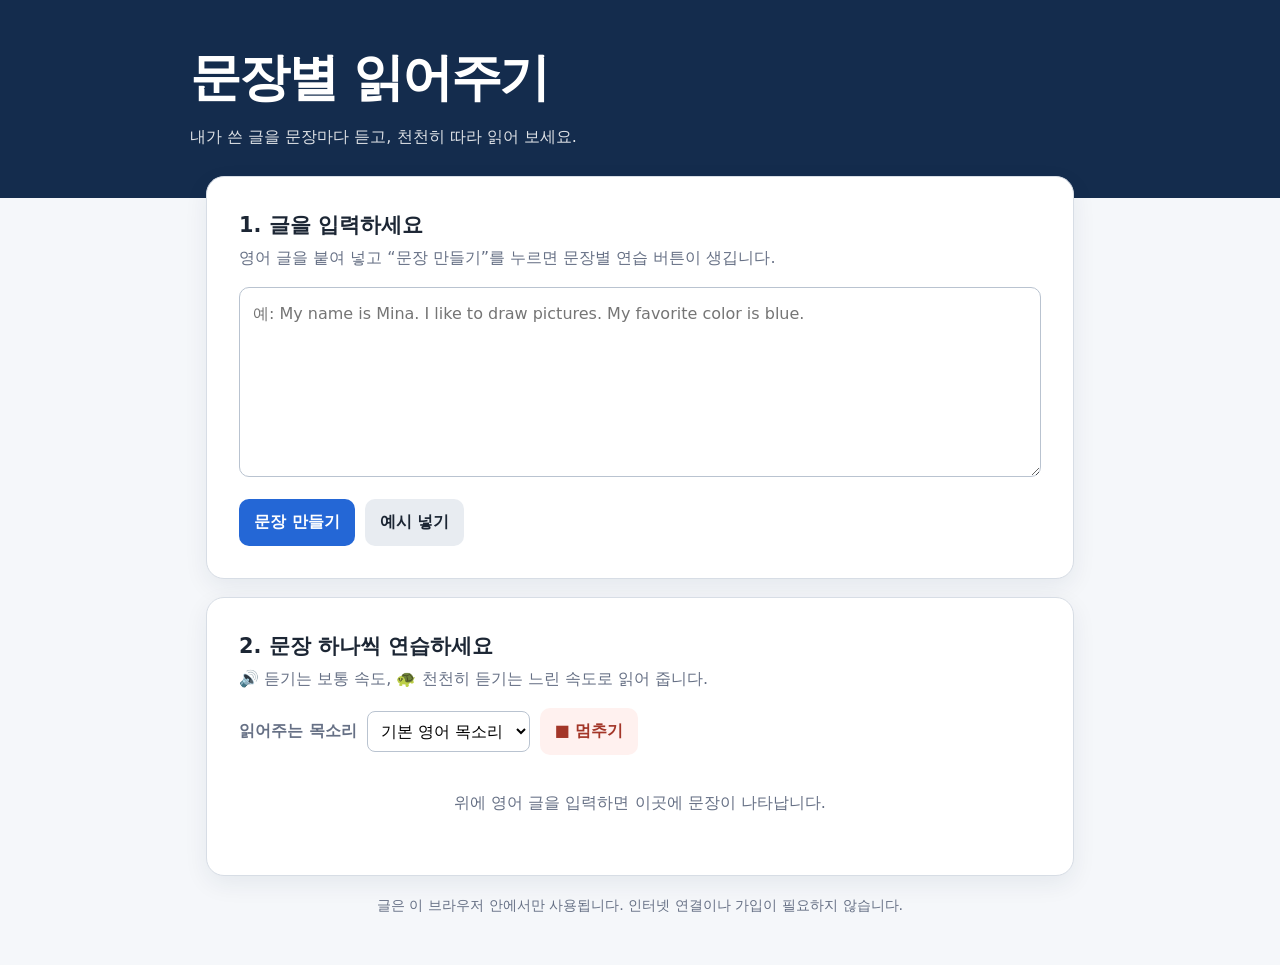
<file: 문장별-읽어주기.html>
<!doctype html>
<html lang="ko">
<head>
  <meta charset="utf-8">
  <meta name="viewport" content="width=device-width, initial-scale=1">
  <title>문장별 읽어주기</title>
  <style>
    :root{--navy:#142c4d;--blue:#2467d6;--sky:#edf4ff;--ink:#1c2634;--muted:#667085;--line:#d7dde5;--paper:#fff;--bg:#f5f7fa;--green:#15755b}
    *{box-sizing:border-box} body{margin:0;background:var(--bg);color:var(--ink);font-family:system-ui,-apple-system,"Segoe UI",sans-serif;line-height:1.55}
    header{background:var(--navy);color:white;padding:38px 20px 48px}.wrap{max-width:900px;margin:auto}h1{margin:0;font-size:clamp(2rem,5vw,3.2rem);letter-spacing:-.04em}header p{margin:8px 0 0;opacity:.86}
    main{max-width:900px;margin:-22px auto 48px;padding:0 16px}.panel{background:var(--paper);border:1px solid var(--line);border-radius:18px;padding:clamp(20px,4vw,32px);box-shadow:0 8px 24px rgba(20,44,77,.07);margin-bottom:18px}h2{font-size:1.3rem;margin:0 0 5px}.hint{color:var(--muted);margin:0 0 16px}
    textarea{width:100%;min-height:190px;resize:vertical;border:1px solid #b9c3d0;border-radius:10px;padding:13px;font:inherit;line-height:1.65}textarea:focus{outline:3px solid #bdd3ff;border-color:var(--blue)}
    .row{display:flex;gap:10px;align-items:center;flex-wrap:wrap;margin-top:14px}button{border:0;border-radius:10px;padding:11px 15px;background:#e8ecf1;color:var(--ink);font:inherit;font-weight:700;cursor:pointer}button:hover{filter:brightness(.97)}button:focus-visible{outline:3px solid #98bcff;outline-offset:2px}.primary{background:var(--blue);color:#fff}.listen{background:var(--blue);color:#fff}.slow{background:#dfeaff;color:#174986}.stop{background:#fff1ef;color:#a33628}.voiceLabel{font-weight:700;color:var(--muted)}select{font:inherit;border:1px solid #b9c3d0;border-radius:8px;padding:9px;background:white;max-width:100%}
    #empty{color:var(--muted);text-align:center;padding:28px 8px}.sentence{display:grid;grid-template-columns:46px 1fr;gap:14px;padding:18px 0;border-bottom:1px solid var(--line)}.sentence:last-child{border-bottom:0}.num{width:35px;height:35px;display:grid;place-items:center;border-radius:50%;background:var(--sky);color:var(--navy);font-weight:800}.text{font-size:1.08rem;word-break:break-word;margin:3px 0 12px}.active .num{background:var(--green);color:white}.active .text{color:#0d5641}.badge{color:var(--muted);font-size:.9rem;font-weight:700}.hidden{display:none}.footer{color:var(--muted);font-size:.9rem;text-align:center}
    @media(max-width:540px){header{padding-top:28px}.panel{padding:20px;border-radius:14px}.sentence{grid-template-columns:36px 1fr;gap:10px}.num{width:32px;height:32px}.row button{flex:1}.row select{width:100%}}
  </style>
</head>
<body>
  <header><div class="wrap"><h1>문장별 읽어주기</h1><p>내가 쓴 글을 문장마다 듣고, 천천히 따라 읽어 보세요.</p></div></header>
  <main>
    <section class="panel" aria-labelledby="input-title">
      <h2 id="input-title">1. 글을 입력하세요</h2><p class="hint">영어 글을 붙여 넣고 “문장 만들기”를 누르면 문장별 연습 버튼이 생깁니다.</p>
      <label class="hidden" for="textInput">영어 글</label><textarea id="textInput" placeholder="예: My name is Mina. I like to draw pictures. My favorite color is blue."></textarea>
      <div class="row"><button class="primary" id="makeBtn">문장 만들기</button><button id="exampleBtn">예시 넣기</button><span id="count" class="badge"></span></div>
    </section>
    <section class="panel" aria-labelledby="practice-title">
      <h2 id="practice-title">2. 문장 하나씩 연습하세요</h2><p class="hint">🔊 듣기는 보통 속도, 🐢 천천히 듣기는 느린 속도로 읽어 줍니다.</p>
      <div class="row" style="margin:0 0 8px"><label class="voiceLabel" for="voiceSelect">읽어주는 목소리</label><select id="voiceSelect"><option>목소리 불러오는 중…</option></select><button class="stop" id="stopBtn">■ 멈추기</button></div>
      <div id="empty">위에 영어 글을 입력하면 이곳에 문장이 나타납니다.</div><div id="sentences" aria-live="polite"></div>
    </section>
    <p class="footer">글은 이 브라우저 안에서만 사용됩니다. 인터넷 연결이나 가입이 필요하지 않습니다.</p>
  </main>
  <script>
    const $=id=>document.getElementById(id); let parts=[],voices=[];
    const esc=s=>{const d=document.createElement('div');d.textContent=s;return d.innerHTML};
    function split(text){return (text.match(/[^.!?]+[.!?]+(?:[””'”']*)|[^.!?]+$/g)||[]).map(s=>s.trim()).filter(s=>/[A-Za-z]/.test(s));}
    function loadVoices(){voices=speechSynthesis.getVoices().filter(v=>v.lang.toLowerCase().startsWith('en')); const select=$('voiceSelect');select.innerHTML=''; if(!voices.length){select.innerHTML='<option value="">기본 영어 목소리</option>';return} voices.sort((a,b)=>a.name.localeCompare(b.name)).forEach((v,i)=>{const o=document.createElement('option');o.value=i;o.textContent=`${v.name} (${v.lang})`;select.appendChild(o)}); const preferred=voices.findIndex(v=>/en-US/i.test(v.lang));if(preferred>=0)select.value=preferred;}
    speechSynthesis.onvoiceschanged=loadVoices; loadVoices();
    function say(i,rate){speechSynthesis.cancel();document.querySelectorAll('.sentence').forEach(x=>x.classList.remove('active'));const row=$(`s-${i}`);if(row)row.classList.add('active');const u=new SpeechSynthesisUtterance(parts[i]);u.lang='en-US';u.rate=rate;const voice=voices[Number($('voiceSelect').value)];if(voice)u.voice=voice;u.onend=()=>row?.classList.remove('active');speechSynthesis.speak(u);}
    function render(){const box=$('sentences');box.innerHTML='';$('empty').classList.toggle('hidden',parts.length>0);$('count').textContent=parts.length?`${parts.length}문장 준비됨`:'';parts.forEach((p,i)=>{const row=document.createElement('article');row.className='sentence';row.id=`s-${i}`;row.innerHTML=`<div class="num">${i+1}</div><div><div class="text">${esc(p)}</div><div class="row" style="margin:0"><button class="listen" type="button">🔊 듣기</button><button class="slow" type="button">🐢 천천히 듣기</button></div></div>`;const [normal,slow]=row.querySelectorAll('button');normal.onclick=()=>say(i,.9);slow.onclick=()=>say(i,.62);box.appendChild(row);});}
    $('makeBtn').onclick=()=>{parts=split($('textInput').value);if(!parts.length){alert('영어 문장이 들어 있는 글을 입력해 주세요.');$('textInput').focus();return}render();$('practice-title').scrollIntoView({behavior:'smooth',block:'start'});};
    $('exampleBtn').onclick=()=>{$('textInput').value='My name is Mina. I like to draw pictures. My favorite color is blue. I draw with my friends after school.';$('textInput').focus();};
    $('stopBtn').onclick=()=>{speechSynthesis.cancel();document.querySelectorAll('.sentence').forEach(x=>x.classList.remove('active'));};
  </script>
</body>
</html>
</file>
